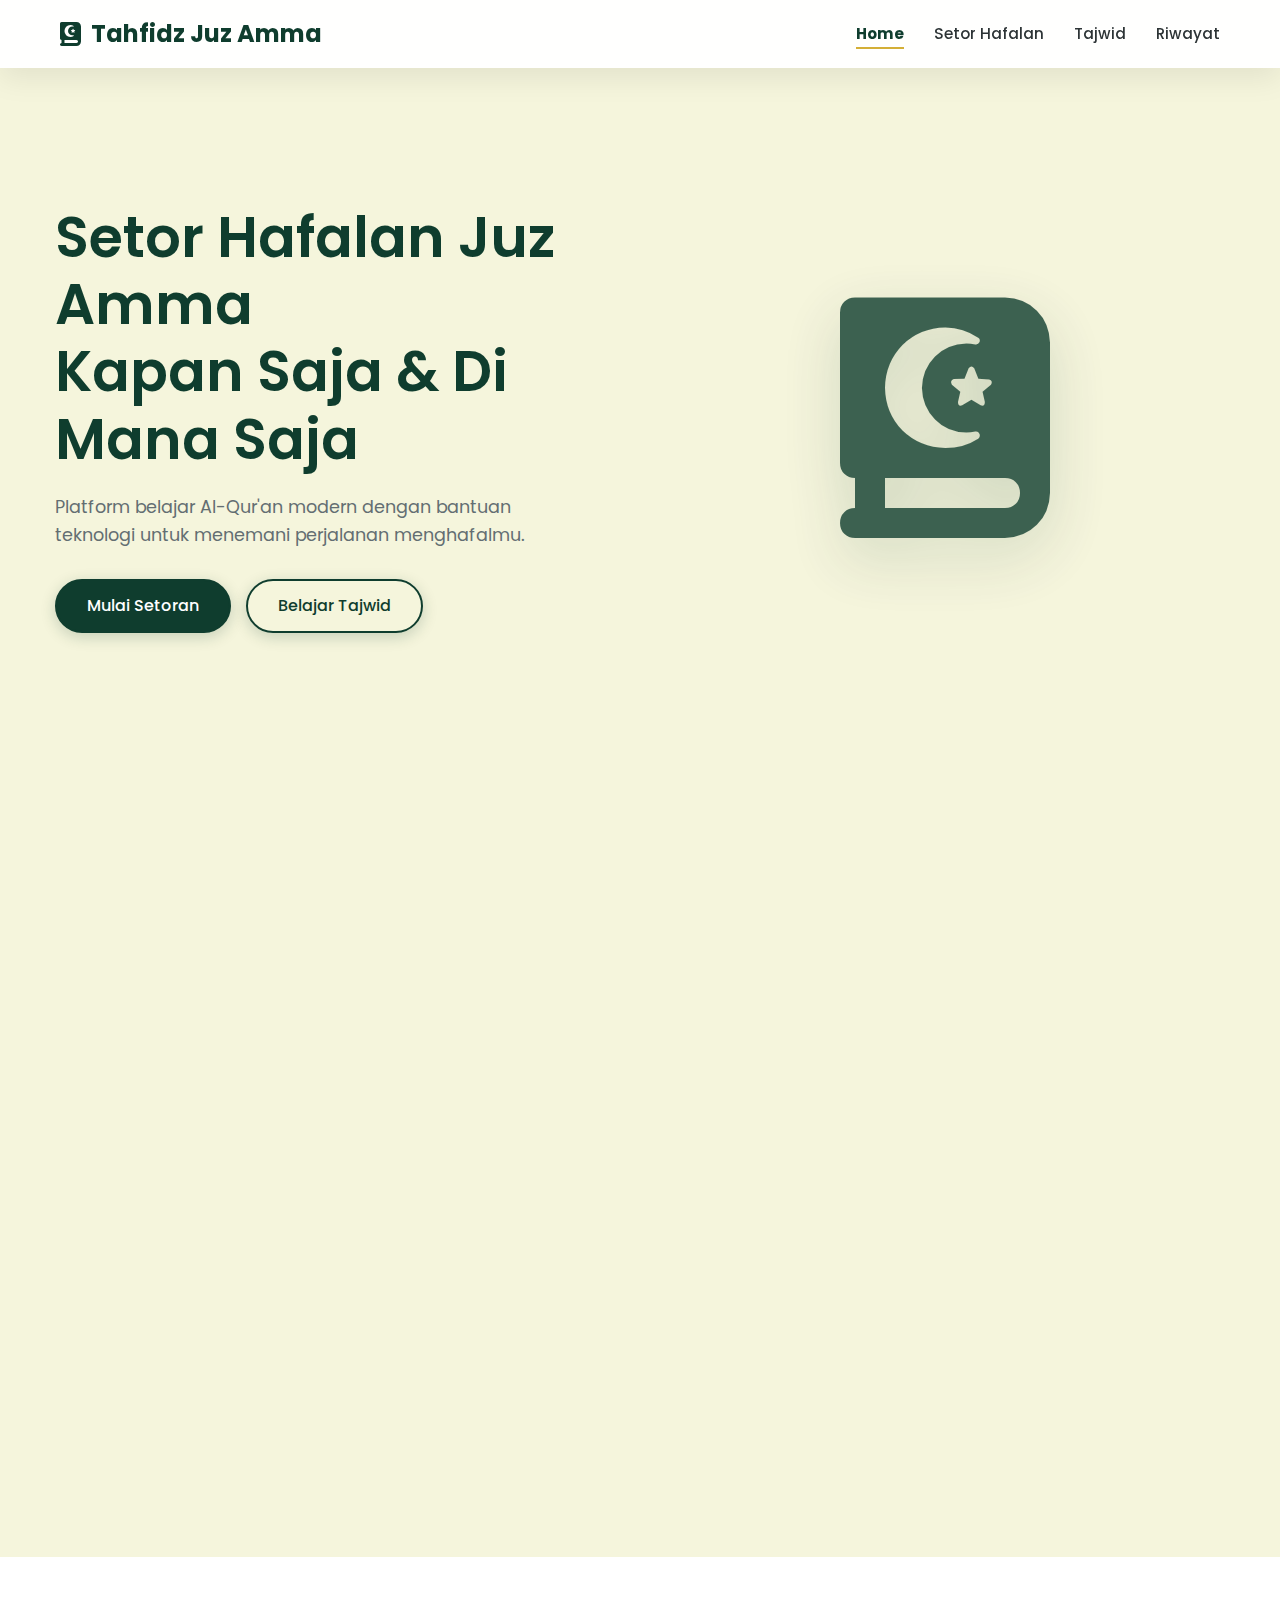
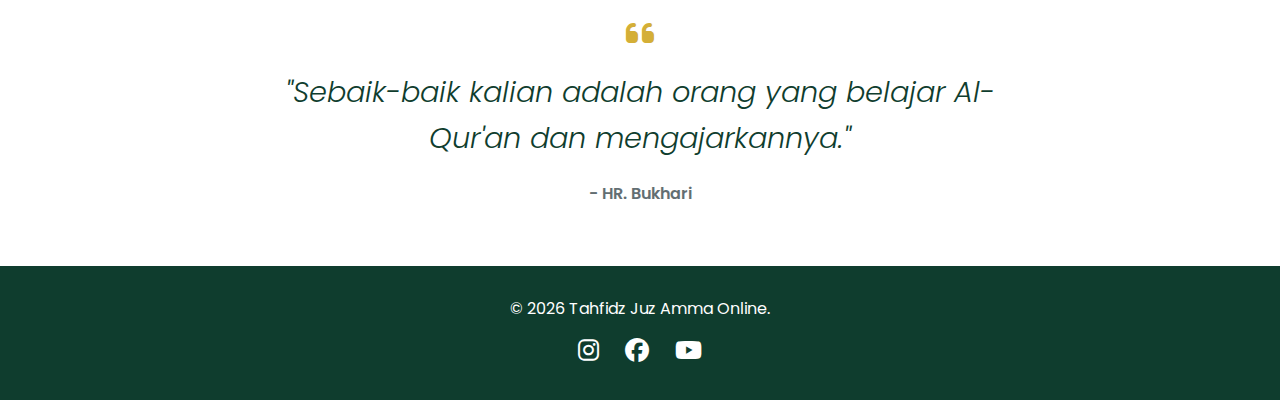
<file: index.html>
<!DOCTYPE html>
<html lang="id">

<head>
    <meta charset="UTF-8">
    <meta name="viewport" content="width=device-width, initial-scale=1.0">
    <title>Tahfidz Juz Amma Online</title>
    <link rel="stylesheet" href="style.css">
    <link rel="preconnect" href="https://fonts.googleapis.com">
    <link href="https://fonts.googleapis.com/css2?family=Poppins:wght@300;400;500;600;700&display=swap"
        rel="stylesheet">
    <link rel="stylesheet" href="https://cdnjs.cloudflare.com/ajax/libs/font-awesome/6.4.0/css/all.min.css">
</head>

<body>
    <header id="header">
        <nav>
            <div class="logo">
                <i class="fas fa-quran"></i> Tahfidz Juz Amma
            </div>
            <div class="hamburger" onclick="toggleMenu()">
                <i class="fas fa-bars"></i>
            </div>
            <ul class="nav-links">
                <li><a href="index.html" class="active">Home</a></li>
                <li><a href="setoran.html">Setor Hafalan</a></li>
                <li><a href="tajwid.html">Tajwid</a></li>
                <li><a href="riwayat.html">Riwayat</a></li>
            </ul>
        </nav>
    </header>

    <!-- Hero Section -->
    <section id="home">
        <div class="container hero-content">
            <div class="hero-text">
                <h1>Setor Hafalan Juz Amma <br>Kapan Saja & Di Mana Saja</h1>
                <p>Platform belajar Al-Qur'an modern dengan bantuan teknologi untuk menemani perjalanan menghafalmu.</p>
                <div class="hero-buttons">
                    <a href="setoran.html" class="btn">Mulai Setoran</a>
                    <a href="tajwid.html" class="btn btn-outline">Belajar Tajwid</a>
                </div>
            </div>
            <div class="hero-image">
                <i class="fas fa-book-quran quran-illustration"></i>
            </div>
        </div>
    </section>

    <!-- 3 Pilihan Menu -->
    <section id="menu">
        <div class="container">
            <div class="section-title">
                <h2>Fitur Utama</h2>
                <p>Pilih layanan belajar yang kamu butuhkan</p>
            </div>
            <div class="menu-grid">
                <div class="menu-card">
                    <div class="menu-icon"><i class="fas fa-microphone"></i></div>
                    <h3>Setor Hafalan</h3>
                    <p style="margin:15px 0; color:var(--text-light)">Simulasi setoran dengan AI koreksi otomatis</p>
                    <a href="setoran.html" class="btn">Buka Setoran</a>
                </div>
                <div class="menu-card">
                    <div class="menu-icon"><i class="fas fa-book-open"></i></div>
                    <h3>Belajar Tajwid</h3>
                    <p style="margin:15px 0; color:var(--text-light)">Pelajari hukum bacaan agar tilawah sempurna</p>
                    <a href="tajwid.html" class="btn btn-outline">Buka Tajwid</a>
                </div>
                <div class="menu-card">
                    <div class="menu-icon"><i class="fas fa-history"></i></div>
                    <h3>Riwayat Setoran</h3>
                    <p style="margin:15px 0; color:var(--text-light)">Lihat kembali catatan capaian hafalanmu</p>
                    <a href="riwayat.html" class="btn btn-outline">Buka Riwayat</a>
                </div>
            </div>
        </div>
    </section>

    <!-- Quotes Qurani -->
    <section class="quotes-section">
        <div class="container quote-container">
            <i class="fas fa-quote-left" style="font-size: 2rem; color:var(--gold); margin-bottom:20px;"></i>
            <p class="quote-text">"Sebaik-baik kalian adalah orang yang belajar Al-Qur'an dan mengajarkannya."</p>
            <p class="quote-source">- HR. Bukhari</p>
        </div>
    </section>

    <!-- Footer -->
    <footer>
        <div class="container">
            <p>&copy; 2026 Tahfidz Juz Amma Online.</p>
            <div style="margin-top:10px; font-size: 1.5rem;">
                <i class="fab fa-instagram" style="margin:0 10px; cursor:pointer;"></i>
                <i class="fab fa-facebook" style="margin:0 10px; cursor:pointer;"></i>
                <i class="fab fa-youtube" style="margin:0 10px; cursor:pointer;"></i>
            </div>
        </div>
    </footer>

    <script>
        function toggleMenu() {
            document.querySelector('.nav-links').classList.toggle('active');
        }

        // --- Home Welcome Greeting (Gentle & Friendly) ---
        function playHomeWelcome() {
            if ('speechSynthesis' in window) {
                // Check if we already greeted in this session to avoid annoyance (optional, but good practice per user request context 'salam pembuka')
                // For now, playing every reload as requested "ketika ada yang mengakses".

                window.speechSynthesis.cancel();
                const msg = new SpeechSynthesisUtterance();
                msg.text = "Assalamu'alaikum Warahmatullahi Wabarakatuh. Selamat datang di Tahfidz Juz Amma Online. Mari kita belajar Al-Qur'an dengan hati yang gembira.";
                msg.lang = 'id-ID';
                msg.volume = 1;
                msg.rate = 0.95; // Slightly slower for gentleness (Ramah/Lembut)
                msg.pitch = 1.1; // Slightly raised for friendliness but natural

                window.speechSynthesis.speak(msg);
            }
        }

        // Attempt playback on load
        window.addEventListener('load', playHomeWelcome);

        // Fallback for browsers blocking autoplay
        document.body.addEventListener('click', function () {
            // Optional: logic to play if load failed could go here, 
            // but simplified to just 'load' + user interaction standard behavior handles most content.
        }, { once: true });
    </script>
    <script src="animations.js"></script>
</body>

</html>
</file>
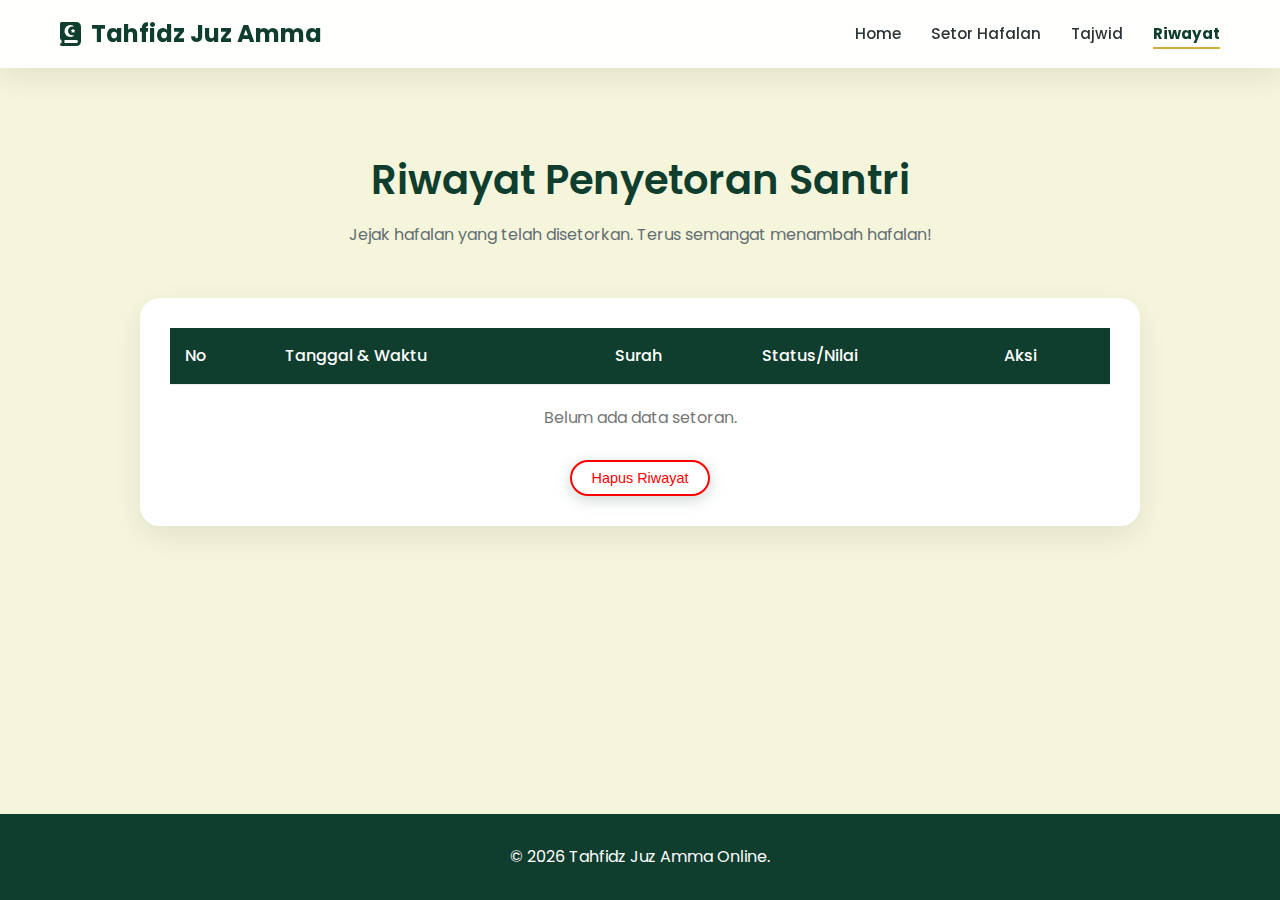
<file: riwayat.html>
<!DOCTYPE html>
<html lang="id">

<head>
    <meta charset="UTF-8">
    <meta name="viewport" content="width=device-width, initial-scale=1.0">
    <title>Riwayat Setoran Santri - Tahfidz Juz Amma</title>
    <link rel="stylesheet" href="style.css">
    <link rel="preconnect" href="https://fonts.googleapis.com">
    <link href="https://fonts.googleapis.com/css2?family=Poppins:wght@300;400;500;600;700&display=swap"
        rel="stylesheet">
    <link rel="stylesheet" href="https://cdnjs.cloudflare.com/ajax/libs/font-awesome/6.4.0/css/all.min.css">
</head>

<body>
    <header>
        <nav>
            <div class="logo"><i class="fas fa-quran"></i> Tahfidz Juz Amma</div>
            <div class="hamburger" onclick="toggleMenu()"><i class="fas fa-bars"></i></div>
            <ul class="nav-links">
                <li><a href="index.html">Home</a></li>
                <li><a href="setoran.html">Setor Hafalan</a></li>
                <li><a href="tajwid.html">Tajwid</a></li>
                <li><a href="riwayat.html" class="active">Riwayat</a></li>
            </ul>
        </nav>
    </header>

    <section id="riwayat">
        <div class="container">
            <div class="section-title">
                <h2>Riwayat Penyetoran Santri</h2>
                <p>Jejak hafalan yang telah disetorkan. Terus semangat menambah hafalan!</p>
            </div>

            <div class="history-table-container">
                <table class="history-table" id="historyTable">
                    <thead>
                        <tr>
                            <th>No</th>
                            <th>Tanggal & Waktu</th>
                            <th>Surah</th>
                            <th>Status/Nilai</th>
                            <th>Aksi</th>
                        </tr>
                    </thead>
                    <tbody>
                        <!-- Data will be populated by JS -->
                    </tbody>
                </table>
                <p id="emptyMsg" style="text-align: center; margin-top: 20px; color: #777;">Belum ada data setoran.</p>
                <div style="text-align: center; margin-top: 30px;">
                    <button onclick="clearHistory()" class="btn btn-outline"
                        style="font-size: 0.9rem; padding: 8px 20px; color: red; border-color: red;">Hapus
                        Riwayat</button>
                </div>
            </div>
        </div>
    </section>

    <footer>
        <div class="container">
            <p>&copy; 2026 Tahfidz Juz Amma Online.</p>
        </div>
    </footer>

    <script>
        function toggleMenu() { document.querySelector('.nav-links').classList.toggle('active'); }

        const historyTableBody = document.querySelector('#historyTable tbody');
        const emptyMsg = document.getElementById('emptyMsg');

        function loadHistory() {
            const historyData = JSON.parse(localStorage.getItem('setoranHistory')) || [];

            historyTableBody.innerHTML = '';

            if (historyData.length === 0) {
                emptyMsg.style.display = 'block';
            } else {
                emptyMsg.style.display = 'none';
                historyData.reverse().forEach((item, index) => {
                    const row = document.createElement('tr');

                    // Determine badge class
                    let badgeClass = 'status-latihan';
                    if (item.status.includes('Mumtaz')) badgeClass = 'status-mumtaz';
                    else if (item.status.includes('Jayyid')) badgeClass = 'status-jayyid';

                    row.innerHTML = `
                        <td>${index + 1}</td>
                        <td>${item.date}</td>
                        <td style="font-weight:600;">${item.surah}</td>
                        <td><span class="status-badge ${badgeClass}">${item.status} (${item.accuracy}%)</span></td>
                        <td><button onclick="deleteItem(${historyData.length - 1 - index})" style="border:none; background:none; color:red; cursor:pointer;"><i class="fas fa-trash"></i></button></td>
                    `;
                    historyTableBody.appendChild(row);
                });
            }
        }

        function clearHistory() {
            if (confirm('Yakin ingin menghapus semua riwayat?')) {
                localStorage.removeItem('setoranHistory');
                loadHistory();
            }
        }

        function deleteItem(originalIndex) {
            const historyData = JSON.parse(localStorage.getItem('setoranHistory')) || [];
            historyData.splice(originalIndex, 1);
            localStorage.setItem('setoranHistory', JSON.stringify(historyData));
            loadHistory();
        }

        // Initialize
        loadHistory();
    </script>
    <script src="animations.js"></script>
</body>

</html>
</file>
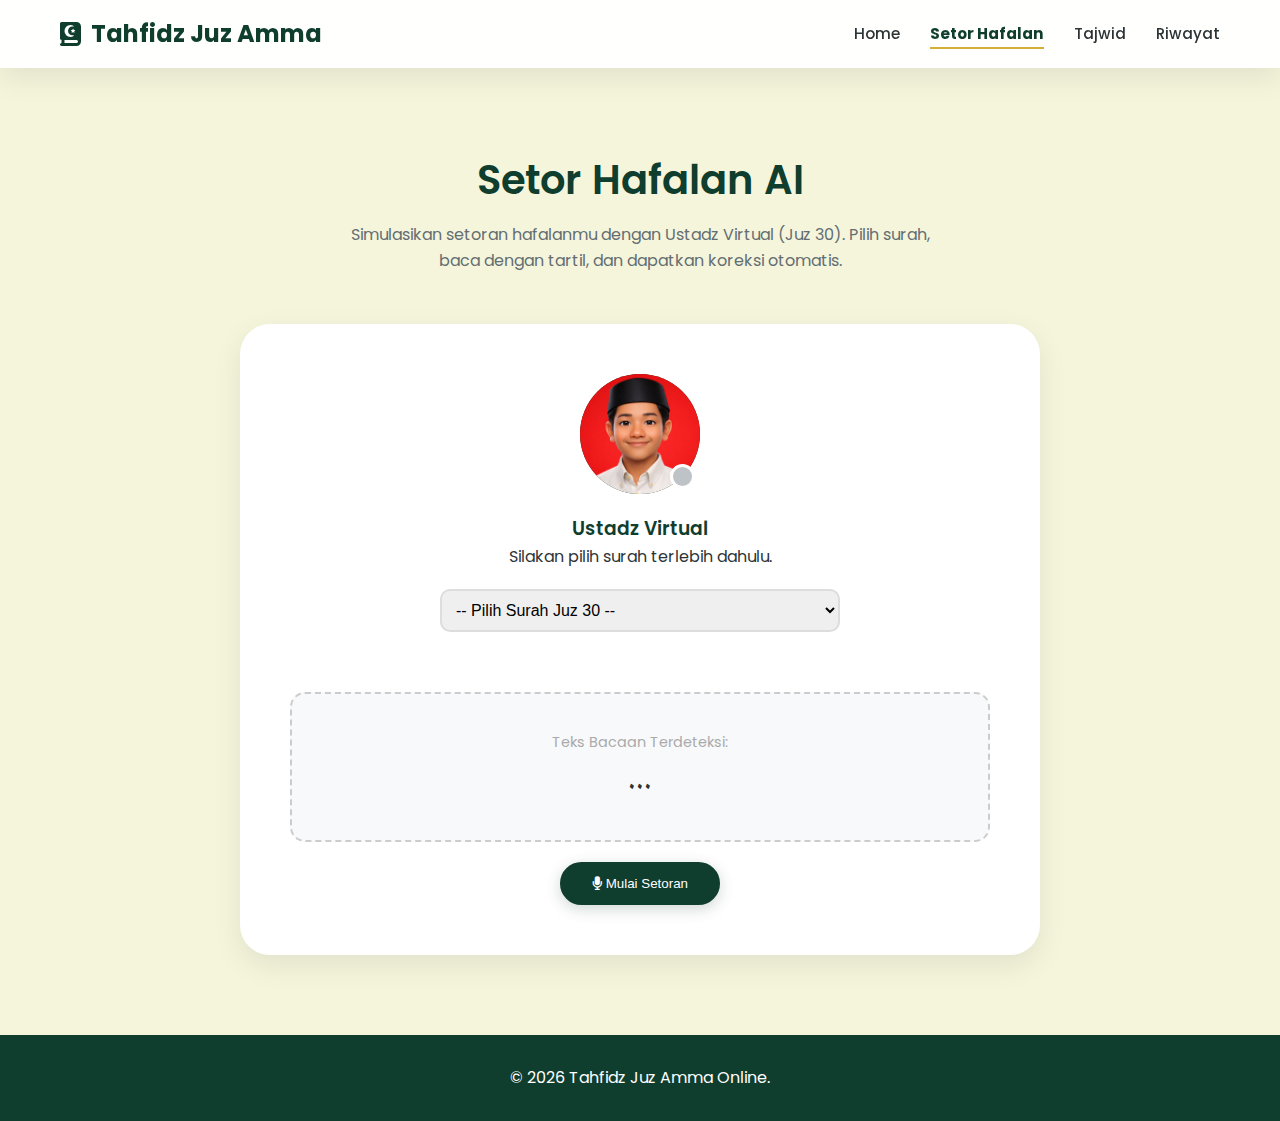
<file: setoran.html>
<!DOCTYPE html>
<html lang="id">

<head>
    <meta charset="UTF-8">
    <meta name="viewport" content="width=device-width, initial-scale=1.0">
    <title>Setoran Hafalan AI - Tahfidz Juz Amma</title>
    <link rel="stylesheet" href="style.css">
    <link rel="preconnect" href="https://fonts.googleapis.com">
    <link
        href="https://fonts.googleapis.com/css2?family=Poppins:wght@300;400;500;600;700&family=Amiri:wght@400;700&display=swap"
        rel="stylesheet">
    <link rel="stylesheet" href="https://cdnjs.cloudflare.com/ajax/libs/font-awesome/6.4.0/css/all.min.css">
</head>

<body>
    <header>
        <nav>
            <div class="logo"><i class="fas fa-quran"></i> Tahfidz Juz Amma</div>
            <div class="hamburger" onclick="toggleMenu()"><i class="fas fa-bars"></i></div>
            <ul class="nav-links">
                <li><a href="index.html">Home</a></li>
                <li><a href="setoran.html" class="active">Setor Hafalan</a></li>
                <li><a href="tajwid.html">Tajwid</a></li>
                <li><a href="riwayat.html">Riwayat</a></li>
            </ul>
        </nav>
    </header>

    <section id="setoran">
        <div class="container">
            <div class="section-title">
                <h2>Setor Hafalan AI</h2>
                <p>Simulasikan setoran hafalanmu dengan Ustadz Virtual (Juz 30). Pilih surah, baca dengan tartil, dan
                    dapatkan koreksi otomatis.</p>
            </div>

            <div class="ai-container">
                <div class="robot-ustadz" id="robotAvatar">
                    <img src="ustadz-avatar.jpg" alt="Ustadz Virtual"
                        style="width: 100%; height: 100%; object-fit: cover; border-radius: 50%;">
                    <div class="robot-status" id="robotStatus"></div>
                </div>

                <h3>Ustadz Virtual</h3>
                <p id="robotMessage" style="min-height: 1.6em;">Silakan pilih surah terlebih dahulu.</p>

                <!-- Surah Selector -->
                <div style="margin: 20px 0; width: 100%; max-width: 400px;">
                    <select id="targetSurah" class="form-group"
                        style="width: 100%; padding: 10px; border-radius: 10px; border: 2px solid #ddd; font-size: 1rem;">
                        <option value="" disabled selected>-- Pilih Surah Juz 30 --</option>
                    </select>
                </div>

                <div class="transcript-box" id="transcriptOutput" style="flex-direction: column; gap: 10px;">
                    <span style="font-size: 0.9em; color: #aaa;">Teks Bacaan Terdeteksi:</span>
                    <p id="detectedText" class="arabic" style="width: 100%; text-align: center;">...</p>
                </div>

                <div id="correctionArea"
                    style="display: none; width: 100%; background: #fff5f5; border: 1px solid #ffcccc; border-radius: 15px; padding: 20px; margin-bottom: 20px; text-align: right;">
                    <h4 style="text-align: center; color: #c0392b; margin-bottom: 15px;">Hasil Koreksi</h4>
                    <div style="margin-bottom: 15px;">
                        <p style="font-size: 0.9rem; color: #666; text-align: center;">Ayat Seharusnya:</p>
                        <p id="referenceText" class="arabic"
                            style="color: var(--success); margin-top: 5px; text-align: center;"></p>
                    </div>
                    <div style="border-top: 1px dashed #ccc; padding-top: 15px;">
                        <p style="font-size: 0.9rem; color: #666; text-align: center;">Status:</p>
                        <p id="correctionFeedback" style="text-align: center; font-weight: bold; margin-top: 5px;"></p>
                    </div>
                </div>

                <div class="feedback-msg" id="feedbackMsg"></div>

                <div style="display: flex; gap: 10px; align-items: center;">
                    <button class="btn" id="recordBtn" onclick="toggleRecording()">
                        <i class="fas fa-microphone"></i> Mulai Setoran
                    </button>
                </div>
            </div>
        </div>
    </section>

    <footer>
        <div class="container">
            <p>&copy; 2026 Tahfidz Juz Amma Online.</p>
        </div>
    </footer>

    <script>
        function toggleMenu() { document.querySelector('.nav-links').classList.toggle('active'); }

        // --- Speech Logic ---
        let recognition, isRecording = false, finalTranscript = "", currentReferenceText = "";
        const transcriptOutput = document.getElementById('detectedText');
        const robotMessage = document.getElementById('robotMessage');
        const robotStatus = document.getElementById('robotStatus');
        const recordBtn = document.getElementById('recordBtn');
        const targetSurahSelect = document.getElementById('targetSurah');
        const correctionArea = document.getElementById('correctionArea');
        const referenceTextEl = document.getElementById('referenceText');
        const correctionFeedback = document.getElementById('correctionFeedback');

        const juz30List = [
            "An-Naba", "An-Nazi'at", "'Abasa", "At-Takwir", "Al-Infitar",
            "Al-Mutaffifin", "Al-Inshiqaq", "Al-Buruj", "At-Tariq", "Al-A'la",
            "Al-Ghashiyah", "Al-Fajr", "Al-Balad", "Ash-Shams", "Al-Layl",
            "Ad-Duha", "Ash-Sharh", "At-Tin", "Al-'Alaq", "Al-Qadr",
            "Al-Bayyinah", "Az-Zalzalah", "Al-'Adiyat", "Al-Qari'ah", "At-Takathur",
            "Al-'Asr", "Al-Humazah", "Al-Fil", "Quraysh", "Al-Ma'un",
            "Al-Kawthar", "Al-Kafirun", "An-Nasr", "Al-Masad", "Al-Ikhlas",
            "Al-Falaq", "An-Nas"
        ];

        juz30List.forEach((name, index) => {
            const surahNum = 78 + index;
            const option = document.createElement('option');
            option.value = surahNum;
            option.textContent = `${surahNum}. ${name}`;
            targetSurahSelect.appendChild(option);
        });

        targetSurahSelect.addEventListener('change', async function () {
            const num = this.value;
            robotMessage.innerText = "⏳ Memuat teks ayat...";
            correctionArea.style.display = 'none';
            try {
                const response = await fetch(`https://api.alquran.cloud/v1/surah/${num}/ar.alafasy`);
                const data = await response.json();
                if (data.status === "OK") {
                    currentReferenceText = data.data.ayahs.map(a => a.text).join(" ");
                    robotMessage.innerText = `Surah ${juz30List[num - 78]} siap. Silakan mulai baca.`;
                }
            } catch (err) { robotMessage.innerText = "Gagal memuat teks."; }
        });

        if ('webkitSpeechRecognition' in window || 'SpeechRecognition' in window) {
            const SpeechAPI = window.SpeechRecognition || window.webkitSpeechRecognition;
            recognition = new SpeechAPI();
            recognition.lang = 'ar-SA';
            recognition.continuous = true;
            recognition.interimResults = true;

            recognition.onstart = function () {
                isRecording = true;
                finalTranscript = "";
                robotMessage.innerText = "Mendengarkan... (Klik Selesai jika sudah)";
                robotStatus.parentElement.classList.add('recording');
                recordBtn.innerHTML = '<i class="fas fa-stop"></i> Selesai';
                recordBtn.style.background = '#e74c3c';
                transcriptOutput.innerHTML = "<span style='color:#ccc'>...</span>";
                correctionArea.style.display = 'none';
            };

            recognition.onresult = function (event) {
                let interim = '';
                for (let i = event.resultIndex; i < event.results.length; ++i) {
                    if (event.results[i].isFinal) finalTranscript += event.results[i][0].transcript + " ";
                    else interim += event.results[i][0].transcript;
                }
                transcriptOutput.innerText = (finalTranscript + interim) || "...";
            };

            recognition.onend = function () {
                if (isRecording) { stopRecordingStates(); analyzeRecitation(); }
            };
        } else {
            recordBtn.disabled = true;
            transcriptOutput.innerText = "Browser tidak mendukung Voice API.";
        }

        function toggleRecording() {
            if (!targetSurahSelect.value) return alert("Pilih surah dulu!");
            if (!currentReferenceText) return alert("Teks belum siap!");
            if (isRecording) { isRecording = false; recognition.stop(); stopRecordingStates(); analyzeRecitation(); }
            else recognition.start();
        }

        function stopRecordingStates() {
            robotStatus.parentElement.classList.remove('recording');
            recordBtn.innerHTML = '<i class="fas fa-microphone"></i> Mulai Setoran';
            recordBtn.style.background = '';
        }

        function analyzeRecitation() {
            if (!transcriptOutput.innerText || transcriptOutput.innerText == "...") return;
            robotMessage.innerText = "Menganalisis bacaan lebih teliti...";

            setTimeout(() => {
                correctionArea.style.display = 'block';

                // 1. Normalize Texts
                const normRef = normalizeArabic(currentReferenceText);
                const normUser = normalizeArabic(transcriptOutput.innerText);

                // 2. Calculate Similarity (Levenshtein)
                const similarity = calculateSimilarity(normRef, normUser);
                const acc = Math.round(similarity * 100);

                // 3. Determine Feedback
                let statusText = "";
                let feedbackHTML = "";
                let msgColor = "";

                if (acc >= 90) {
                    statusText = "Mumtaz (Sempurna)";
                    msgColor = "green";
                    robotMessage.innerText = "MasyaAllah, Mumtaz! Bacaan sangat lancar.";
                    feedbackHTML = `<span style='color:${msgColor}; font-weight:bold;'>Mumtaz! (${acc}%)</span><br>Hampir tidak ada kesalahan. Barakallahu fiik.`;
                } else if (acc >= 75) {
                    statusText = "Jayyid Jiddan";
                    msgColor = "#2ecc71"; // Light green
                    robotMessage.innerText = "Bagus! Tinggal sedikit penyempurnaan.";
                    feedbackHTML = `<span style='color:${msgColor}; font-weight:bold;'>Jayyid Jiddan (${acc}%)</span><br>Bacaan sudah mengalir, perbaiki sedikit makhraj.`;
                } else if (acc >= 50) {
                    statusText = "Jayyid";
                    msgColor = "orange";
                    robotMessage.innerText = "Sudah lumayan, tapi perlu diulang.";
                    feedbackHTML = `<span style='color:${msgColor}; font-weight:bold;'>Cukup Baik (${acc}%)</span><br>Masih ada ayat yang terlewat atau kurang jelas.`;
                } else {
                    statusText = "Perlu Latihan";
                    msgColor = "red";
                    robotMessage.innerText = "Afwan, suara kurang terdeteksi dengan baik.";
                    feedbackHTML = `<span style='color:${msgColor}; font-weight:bold;'>Perlu Banyak Latihan (${acc}%)</span><br>Pastikan membaca dengan jelas dan tartil.`;
                }

                // Show Reference with highlight (Simple trunc for now)
                referenceTextEl.innerText = currentReferenceText.substring(0, 300) + (currentReferenceText.length > 300 ? "..." : "");
                correctionFeedback.innerHTML = feedbackHTML;

                // SAVE TO HISTORY
                saveHistory(targetSurahSelect.options[targetSurahSelect.selectedIndex].text, statusText, acc);

            }, 1000);
        }

        function saveHistory(surahName, status, accuracy) {
            const now = new Date();
            const dateStr = now.toLocaleDateString('id-ID') + ' ' + now.toLocaleTimeString('id-ID', { hour: '2-digit', minute: '2-digit' });

            const newRecord = {
                date: dateStr,
                surah: surahName,
                status: status,
                accuracy: accuracy
            };

            const history = JSON.parse(localStorage.getItem('setoranHistory')) || [];
            history.push(newRecord);
            localStorage.setItem('setoranHistory', JSON.stringify(history));
        }

        // --- Helper Functions for Accuracy ---

        function normalizeArabic(text) {
            if (!text) return "";
            return text
                // Remove Tashkeel (Harakat)
                .replace(/[\u0610-\u061A\u064B-\u065F\u0670\u06D6-\u06DC\u06DF-\u06E8\u06EA-\u06ED]/g, '')
                // Normalize Alif
                .replace(/[أإآ]/g, 'ا')
                // Normalize Taa Marbuta to Ha (often sounded as Ha in stop) or Ta (in context)
                // For simplified checking, mapping to Ha is safer for STT
                .replace(/ة/g, 'ه')
                // Normalize Ya / Alif Maqsura
                .replace(/ى/g, 'ي')
                // Remove non-arabic chars (except spaces)
                .replace(/[^\u0600-\u06FF\s]/g, '')
                .replace(/\s+/g, ' ')
                .trim();
        }

        function calculateSimilarity(s1, s2) {
            let longer = s1;
            let shorter = s2;
            if (s1.length < s2.length) {
                longer = s2;
                shorter = s1;
            }
            const longerLength = longer.length;
            if (longerLength == 0) return 1.0;
            return (longerLength - editDistance(longer, shorter)) / parseFloat(longerLength);
        }

        function editDistance(s1, s2) {
            s1 = s1.toLowerCase();
            s2 = s2.toLowerCase();
            const costs = new Array();
            for (let i = 0; i <= s1.length; i++) {
                let lastValue = i;
                for (let j = 0; j <= s2.length; j++) {
                    if (i == 0) costs[j] = j;
                    else {
                        if (j > 0) {
                            let newValue = costs[j - 1];
                            if (s1.charAt(i - 1) != s2.charAt(j - 1))
                                newValue = Math.min(Math.min(newValue, lastValue), costs[j - 1]) + 1;
                            costs[j - 1] = lastValue;
                            lastValue = newValue;
                        }
                    }
                }
                if (i > 0) costs[s2.length] = lastValue;
            }
            return costs[s2.length];
        }
    </script>
    <script src="animations.js"></script>
</body>

</html>
</file>
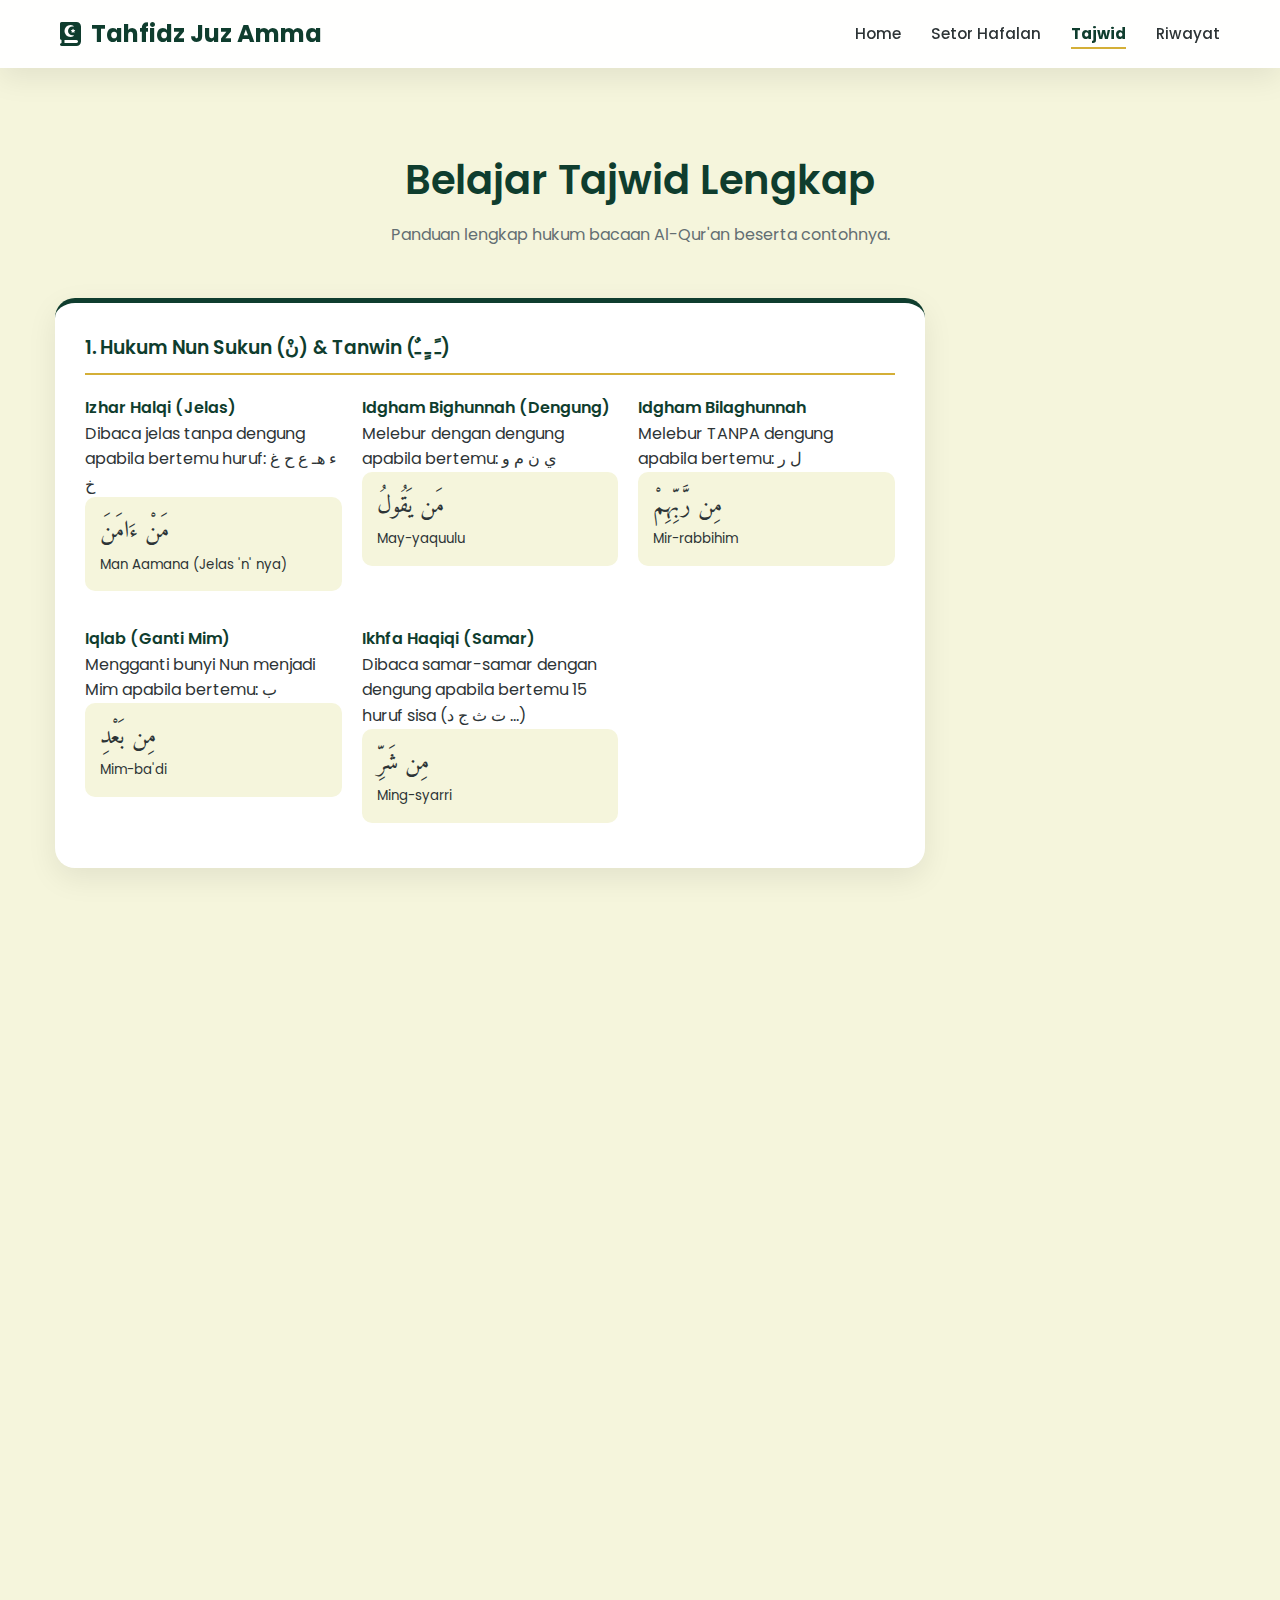
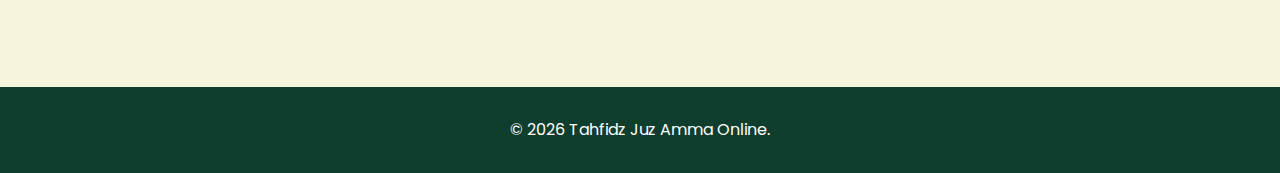
<file: tajwid.html>
<!DOCTYPE html>
<html lang="id">

<head>
    <meta charset="UTF-8">
    <meta name="viewport" content="width=device-width, initial-scale=1.0">
    <title>Belajar Tajwid Lengkap - Tahfidz Juz Amma</title>
    <link rel="stylesheet" href="style.css">
    <link rel="preconnect" href="https://fonts.googleapis.com">
    <link
        href="https://fonts.googleapis.com/css2?family=Poppins:wght@300;400;500;600;700&family=Amiri:wght@400;700&display=swap"
        rel="stylesheet">
    <link rel="stylesheet" href="https://cdnjs.cloudflare.com/ajax/libs/font-awesome/6.4.0/css/all.min.css">
</head>

<body>
    <header>
        <nav>
            <div class="logo"><i class="fas fa-quran"></i> Tahfidz Juz Amma</div>
            <div class="hamburger" onclick="toggleMenu()"><i class="fas fa-bars"></i></div>
            <ul class="nav-links">
                <li><a href="index.html">Home</a></li>
                <li><a href="setoran.html">Setor Hafalan</a></li>
                <li><a href="tajwid.html" class="active">Tajwid</a></li>
                <li><a href="riwayat.html">Riwayat</a></li>
            </ul>
        </nav>
    </header>

    <section id="tajwid">
        <div class="container">
            <div class="section-title">
                <h2>Belajar Tajwid Lengkap</h2>
                <p>Panduan lengkap hukum bacaan Al-Qur'an beserta contohnya.</p>
            </div>

            <div class="tajwid-grid">

                <!-- 1. Hukumm Nun Sukun & Tanwin -->
                <div class="tajwid-card" style="grid-column: span 3; text-align: left;">
                    <h3 class="tajwid-title"
                        style="border-bottom: 2px solid var(--gold); padding-bottom:10px; margin-bottom:20px;">1. Hukum
                        Nun Sukun (نْ) & Tanwin (ـً ـٍ ـٌ)</h3>
                    <div style="display: grid; grid-template-columns: repeat(auto-fit, minmax(250px, 1fr)); gap: 20px;">

                        <div>
                            <h4 style="color:var(--primary)">Izhar Halqi (Jelas)</h4>
                            <p class="tajwid-desc">Dibaca jelas tanpa dengung apabila bertemu huruf: ء هـ ع ح غ خ</p>
                            <div class="example-box">
                                <p class="arabic">مَنْ ءَامَنَ</p>
                                <small>Man Aamana (Jelas 'n' nya)</small>
                            </div>
                        </div>

                        <div>
                            <h4 style="color:var(--primary)">Idgham Bighunnah (Dengung)</h4>
                            <p class="tajwid-desc">Melebur dengan dengung apabila bertemu: ي ن م و</p>
                            <div class="example-box">
                                <p class="arabic">مَن يَقُولُ</p>
                                <small>May-yaquulu</small>
                            </div>
                        </div>

                        <div>
                            <h4 style="color:var(--primary)">Idgham Bilaghunnah</h4>
                            <p class="tajwid-desc">Melebur TANPA dengung apabila bertemu: ل ر</p>
                            <div class="example-box">
                                <p class="arabic">مِن رَّبِّهِمْ</p>
                                <small>Mir-rabbihim</small>
                            </div>
                        </div>

                        <div>
                            <h4 style="color:var(--primary)">Iqlab (Ganti Mim)</h4>
                            <p class="tajwid-desc">Mengganti bunyi Nun menjadi Mim apabila bertemu: ب</p>
                            <div class="example-box">
                                <p class="arabic">مِن بَعْدِ</p>
                                <small>Mim-ba'di</small>
                            </div>
                        </div>

                        <div>
                            <h4 style="color:var(--primary)">Ikhfa Haqiqi (Samar)</h4>
                            <p class="tajwid-desc">Dibaca samar-samar dengan dengung apabila bertemu 15 huruf sisa (ت ث
                                ج د ...)</p>
                            <div class="example-box">
                                <p class="arabic">مِن شَرِّ</p>
                                <small>Ming-syarri</small>
                            </div>
                        </div>

                    </div>
                </div>

                <!-- 2. Hukum Mim Sukun -->
                <div class="tajwid-card" style="grid-column: span 3; text-align: left;">
                    <h3 class="tajwid-title"
                        style="border-bottom: 2px solid var(--gold); padding-bottom:10px; margin-bottom:20px;">2. Hukum
                        Mim Sukun (مْ)</h3>
                    <div style="display: grid; grid-template-columns: repeat(auto-fit, minmax(250px, 1fr)); gap: 20px;">

                        <div>
                            <h4 style="color:var(--primary)">Ikhfa Syafawi</h4>
                            <p class="tajwid-desc">Samar di bibir dengan dengung, bertemu: ب</p>
                            <div class="example-box">
                                <p class="arabic">تَرْمِيهِم بِحِجَارَةٍ</p>
                                <small>Tarmiihim-bihi jaaroh</small>
                            </div>
                        </div>

                        <div>
                            <h4 style="color:var(--primary)">Idgham Mimi</h4>
                            <p class="tajwid-desc">Mim sukun bertemu Mim (م). Dibaca lebur berdengung.</p>
                            <div class="example-box">
                                <p class="arabic">لَهُم مَّا</p>
                                <small>Lahum-maa</small>
                            </div>
                        </div>

                        <div>
                            <h4 style="color:var(--primary)">Izhar Syafawi</h4>
                            <p class="tajwid-desc">Jelas di bibir, bertemu selain Mim (م) dan Ba (ب).</p>
                            <div class="example-box">
                                <p class="arabic">هُمْ نَآئِمُونَ</p>
                                <small>Hum-naaa'imuun</small>
                            </div>
                        </div>

                    </div>
                </div>

                <!-- 3. Qalqalah & Ghunnah -->
                <div class="tajwid-card">

                    <h3 class="tajwid-title">3. Qalqalah (Pantulan)</h3>
                    <p class="tajwid-desc">Huruf: ق ط ب ج د</p>
                    <div class="example-box">
                        <strong style="display:block; margin-bottom:5px;">Sughra (Tengah):</strong>
                        <p class="arabic">يَقْطَعُونَ</p>
                        <strong style="display:block; margin-top:10px; margin-bottom:5px;">Kubra (Akhir/Waqaf):</strong>
                        <p class="arabic">ٱلْفَلَقِ</p>
                        <small>Al-Falaq (Pantulan kuat)</small>
                    </div>
                </div>

                <div class="tajwid-card">

                    <h3 class="tajwid-title">4. Ghunnah (Dengung)</h3>
                    <p class="tajwid-desc">Nun atau Mim bertasydid (نّ / مّ). Ditahan 2 harakat.</p>
                    <div class="example-box">
                        <p class="arabic">إِنَّ - ثُمَّ</p>
                        <small>In-na - Tsum-ma</small>
                    </div>
                </div>

                <!-- 5. Mad -->
                <div class="tajwid-card" style="grid-column: span 2;">

                    <h3 class="tajwid-title">5. Hukum Mad (Panjang)</h3>
                    <div style="display: flex; gap: 20px; flex-wrap: wrap;">
                        <div style="flex:1;">
                            <h4>Mad Thabi'i (Asli)</h4>
                            <p>Panjang 2 harakat biasa.</p>
                            <div class="example-box">
                                <p class="arabic">قَالَ - يَقُولُ</p>
                            </div>
                        </div>
                        <div style="flex:1;">
                            <h4>Wajib Muttasil</h4>
                            <p>Mad bertemu Hamzah satukata. (4-5 harakat).</p>
                            <div class="example-box">
                                <p class="arabic">جَآءَ</p>
                            </div>
                        </div>
                        <div style="flex:1;">
                            <h4>Jaiz Munfasil</h4>
                            <p>Mad bertemu Hamzah beda kata. (4-5 harakat).</p>
                            <div class="example-box">
                                <p class="arabic">إِنَّآ أَنزَلْنَٰهُ</p>
                            </div>
                        </div>
                    </div>
                </div>

            </div>
        </div>
    </section>

    <footer>
        <div class="container">
            <p>&copy; 2026 Tahfidz Juz Amma Online.</p>
        </div>
    </footer>

    <script>
        function toggleMenu() { document.querySelector('.nav-links').classList.toggle('active'); }

        // --- Tajwid Welcome Greeting (Gentle) ---
        function playTajwidWelcome() {
            if ('speechSynthesis' in window) {
                window.speechSynthesis.cancel();
                const msg = new SpeechSynthesisUtterance();
                msg.text = "Assalamu'alaikum. Mari pelajari hukum tajwid agar bacaan Al-Qur'an kita semakin tartil dan benar.";
                msg.lang = 'id-ID';
                msg.volume = 1;
                msg.rate = 0.95; // Gentle pace
                msg.pitch = 1.1; // Friendly tone

                window.speechSynthesis.speak(msg);
            }
        }

        window.addEventListener('load', playTajwidWelcome);
        document.body.addEventListener('click', () => { /* optional */ }, { once: true });
    </script>
    <script src="animations.js"></script>
</body>

</html>
</file>
<file: style.css>
:root {
    --primary: #0f3d2e;
    --secondary: #1a5f4a;
    --cream: #f5f5dc;
    --gold: #d4af37;
    --white: #ffffff;
    --text-dark: #2d3436;
    --text-light: #636e72;
    --success: #2ecc71;
    --warning: #f1c40f;
    --shadow: 0 10px 30px rgba(0, 0, 0, 0.08);
    --transition: all 0.3s ease;
}

* {
    margin: 0;
    padding: 0;
    box-sizing: border-box;
}

body {
    font-family: 'Poppins', sans-serif;
    background-color: var(--cream);
    color: var(--text-dark);
    line-height: 1.6;
    overflow-x: hidden;
    min-height: 100vh;
    display: flex;
    flex-direction: column;
}

h1,
h2,
h3,
h4,
h5,
h6 {
    font-weight: 600;
    color: var(--primary);
}

.arabic {
    font-family: 'Amiri', serif;
    font-size: 1.5em;
    direction: rtl;
}

a {
    text-decoration: none;
    color: inherit;
}

ul {
    list-style: none;
}

section {
    padding: 80px 20px;
    flex: 1;
}

.container {
    max-width: 1200px;
    margin: 0 auto;
    position: relative;
    padding: 0 15px;
}

/* --- Components --- */
.btn {
    display: inline-block;
    padding: 12px 30px;
    background-color: var(--primary);
    color: var(--white);
    border-radius: 50px;
    font-weight: 500;
    transition: var(--transition);
    border: 2px solid var(--primary);
    cursor: pointer;
    box-shadow: 0 4px 15px rgba(15, 61, 46, 0.2);
}

.btn:hover {
    background-color: transparent;
    color: var(--primary);
    transform: translateY(-2px);
}

.btn-outline {
    background-color: transparent;
    color: var(--primary);
}

.btn-outline:hover {
    background-color: var(--primary);
    color: var(--white);
}

.section-title {
    text-align: center;
    margin-bottom: 50px;
    position: relative;
}

.section-title h2 {
    font-size: 2.5rem;
    margin-bottom: 10px;
}

.section-title p {
    color: var(--text-light);
    max-width: 600px;
    margin: 0 auto;
}

/* --- Header & Nav --- */
header {
    background-color: rgba(255, 255, 255, 0.95);
    backdrop-filter: blur(10px);
    box-shadow: var(--shadow);
    padding: 15px 0;
    position: sticky;
    top: 0;
    z-index: 1000;
}

nav {
    display: flex;
    justify-content: space-between;
    align-items: center;
    max-width: 1200px;
    margin: 0 auto;
    padding: 0 20px;
}

.logo {
    font-size: 1.5rem;
    font-weight: 700;
    color: var(--primary);
    display: flex;
    align-items: center;
    gap: 10px;
}

.nav-links {
    display: flex;
    gap: 30px;
}

.nav-links a {
    font-weight: 500;
    font-size: 0.95rem;
    position: relative;
}

.nav-links a.active {
    color: var(--primary);
    font-weight: 700;
}

.nav-links a::after {
    content: '';
    position: absolute;
    bottom: -5px;
    left: 0;
    width: 0;
    height: 2px;
    background-color: var(--gold);
    transition: var(--transition);
}

.nav-links a:hover::after,
.nav-links a.active::after {
    width: 100%;
}

.hamburger {
    display: none;
    cursor: pointer;
    font-size: 1.5rem;
    color: var(--primary);
}

/* --- Hero Section (Home) --- */
.hero-content {
    display: flex;
    align-items: center;
    justify-content: space-between;
    gap: 50px;
    min-height: 60vh;
}

.hero-text {
    flex: 1;
}

.hero-text h1 {
    font-size: 3.5rem;
    line-height: 1.2;
    margin-bottom: 20px;
}

.hero-text p {
    font-size: 1.1rem;
    color: var(--text-light);
    margin-bottom: 30px;
    max-width: 500px;
}

.hero-buttons {
    display: flex;
    gap: 15px;
}

.hero-image {
    flex: 1;
    display: flex;
    justify-content: center;
    position: relative;
    animation: float 6s ease-in-out infinite;
}

.quran-illustration {
    font-size: 15rem;
    color: var(--primary);
    opacity: 0.8;
    filter: drop-shadow(0 20px 30px rgba(15, 61, 46, 0.2));
}

/* --- Menu Grid (Home) --- */
.menu-grid {
    display: grid;
    grid-template-columns: repeat(auto-fit, minmax(280px, 1fr));
    gap: 30px;
    padding: 40px 0;
}

.menu-card {
    background: var(--white);
    padding: 40px;
    border-radius: 20px;
    text-align: center;
    box-shadow: var(--shadow);
    transition: var(--transition);
    border: 2px solid transparent;
}

.menu-card:hover {
    transform: translateY(-10px);
    border-color: var(--primary);
}

.menu-icon {
    width: 80px;
    height: 80px;
    background: var(--cream);
    border-radius: 50%;
    display: flex;
    align-items: center;
    justify-content: center;
    font-size: 2.5rem;
    color: var(--primary);
    margin: 0 auto 20px;
    transition: var(--transition);
}

.menu-card:hover .menu-icon {
    background: var(--primary);
    color: var(--white);
}

/* --- Quotes Section --- */
.quotes-section {
    background: var(--white);
    padding: 60px 20px;
    text-align: center;
    margin-top: 50px;
}

.quote-container {
    max-width: 800px;
    margin: 0 auto;
}

.quote-text {
    font-size: 1.8rem;
    font-weight: 300;
    font-style: italic;
    color: var(--primary);
    margin-bottom: 20px;
}

.quote-source {
    font-weight: 600;
    color: var(--text-light);
}

/* --- Setoran Hafalan --- */
.ai-container {
    display: flex;
    flex-direction: column;
    align-items: center;
    background-color: var(--white);
    padding: 50px;
    border-radius: 30px;
    box-shadow: var(--shadow);
    max-width: 800px;
    margin: 0 auto;
    position: relative;
}

.robot-ustadz {
    width: 120px;
    height: 120px;
    background: var(--primary);
    border-radius: 50%;
    display: flex;
    align-items: center;
    justify-content: center;
    font-size: 3.5rem;
    color: var(--white);
    margin-bottom: 20px;
    position: relative;
}

.robot-status {
    position: absolute;
    bottom: 5px;
    right: 5px;
    width: 25px;
    height: 25px;
    border-radius: 50%;
    background-color: #bdc3c7;
    border: 3px solid var(--white);
}

.recording .robot-status {
    background-color: #e74c3c;
    animation: pulse 1s infinite;
}

.listening .robot-status {
    background-color: var(--success);
}

.transcript-box {
    width: 100%;
    min-height: 150px;
    background-color: #f8f9fa;
    border: 2px dashed #ccc;
    border-radius: 15px;
    padding: 20px;
    margin: 20px 0;
    text-align: center;
    display: flex;
    align-items: center;
    justify-content: center;
}

/* --- Tajwid --- */
.tajwid-grid {
    display: grid;
    grid-template-columns: repeat(auto-fit, minmax(250px, 1fr));
    gap: 30px;
}

.tajwid-card {
    background: var(--white);
    padding: 30px;
    border-radius: 20px;
    box-shadow: var(--shadow);
    border-top: 5px solid var(--primary);
    text-align: center;
}

.tajwid-icon {
    font-size: 2.5rem;
    color: var(--gold);
    margin-bottom: 20px;
    display: block;
}

.example-box {
    background: var(--cream);
    padding: 15px;
    border-radius: 10px;
    margin-bottom: 15px;
}

.play-btn {
    width: 40px;
    height: 40px;
    border-radius: 50%;
    background: var(--primary);
    color: var(--white);
    border: none;
    cursor: pointer;
    transition: var(--transition);
}

/* --- Murottal --- */
.murottal-player {
    background: var(--white);
    border-radius: 20px;
    box-shadow: var(--shadow);
    overflow: hidden;
    max-width: 800px;
    margin: 0 auto;
}

.current-track {
    background: var(--primary);
    color: var(--white);
    padding: 30px;
    text-align: center;
}

.custom-audio-controls {
    display: flex;
    justify-content: center;
    gap: 20px;
    align-items: center;
    margin-top: 20px;
}

.control-btn {
    background: none;
    border: 2px solid rgba(255, 255, 255, 0.3);
    color: var(--white);
    width: 50px;
    height: 50px;
    border-radius: 50%;
    cursor: pointer;
    font-size: 1.2rem;
    transition: var(--transition);
}

.control-btn.main-play {
    width: 70px;
    height: 70px;
    font-size: 1.8rem;
    background: var(--white);
    color: var(--primary);
    border: none;
}

.playlist-container {
    height: 400px;
    overflow-y: auto;
    padding: 20px;
}

.playlist-item {
    display: flex;
    justify-content: space-between;
    align-items: center;
    padding: 15px;
    border-bottom: 1px solid #eee;
    cursor: pointer;
    transition: var(--transition);
    border-radius: 10px;
}

.playlist-item:hover,
.playlist-item.active {
    background-color: var(--cream);
}

.playlist-item.active .surah-number {
    background: var(--primary);
    color: var(--white);
}

.surah-number {
    width: 30px;
    height: 30px;
    background: #eee;
    border-radius: 50%;
    display: flex;
    align-items: center;
    justify-content: center;
    margin-right: 15px;
}

/* --- Privat Form --- */
.privat-container {
    display: flex;
    flex-wrap: wrap;
    gap: 50px;
    background: var(--white);
    padding: 40px;
    border-radius: 20px;
    box-shadow: var(--shadow);
}

.form-group {
    margin-bottom: 20px;
}

.form-group label {
    display: block;
    margin-bottom: 8px;
    font-weight: 500;
}

.form-group input,
.form-group select {
    width: 100%;
    padding: 12px;
    border: 2px solid #eee;
    border-radius: 10px;
    font-family: inherit;
}

/* --- Footer --- */
footer {
    background: var(--primary);
    color: var(--white);
    text-align: center;
    padding: 30px 20px;
    margin-top: auto;
}

/* --- Animations --- */
@keyframes float {
    0% {
        transform: translateY(0px);
    }

    50% {
        transform: translateY(-20px);
    }

    100% {
        transform: translateY(0px);
    }
}

@keyframes pulse {
    0% {
        box-shadow: 0 0 0 0 rgba(231, 76, 60, 0.4);
    }

    70% {
        box-shadow: 0 0 0 10px rgba(231, 76, 60, 0);
    }

    100% {
        box-shadow: 0 0 0 0 rgba(231, 76, 60, 0);
    }
}

@media (max-width: 768px) {
    .nav-links {
        display: none;
        position: absolute;
        top: 60px;
        left: 0;
        width: 100%;
        background: var(--white);
        flex-direction: column;
        padding: 20px;
        box-shadow: var(--shadow);
    }

    .nav-links.active {
        display: flex;
    }

    .hamburger {
        display: block;
    }

    .hero-content {
        flex-direction: column-reverse;
        text-align: center;
    }
}
/* --- Table Styles for History --- */
.history-table-container {
    background: var(--white);
    padding: 30px;
    border-radius: 20px;
    box-shadow: var(--shadow);
    overflow-x: auto;
    max-width: 1000px;
    margin: 0 auto;
}

.history-table {
    width: 100%;
    border-collapse: collapse;
    min-width: 600px;
}

.history-table th, .history-table td {
    padding: 15px;
    text-align: left;
    border-bottom: 1px solid #eee;
}

.history-table th {
    background-color: var(--primary);
    color: var(--white);
    font-weight: 500;
}

.history-table tr:hover {
    background-color: #f8f9fa;
}

.history-table tr:last-child td {
    border-bottom: none;
}

.status-badge {
    padding: 5px 12px;
    border-radius: 20px;
    font-size: 0.85rem;
    font-weight: 500;
    display: inline-block;
}

.status-mumtaz { background-color: #d4edda; color: #155724; }
.status-jayyid { background-color: #fff3cd; color: #856404; }
.status-latihan { background-color: #f8d7da; color: #721c24; }


/* --- Animations & Transitions --- */

/* Page Fade In on Load */
@keyframes fadeInPage {
    from { opacity: 0; transform: translateY(-10px); }
    to { opacity: 1; transform: translateY(0); }
}

body {
    animation: fadeInPage 0.6s ease-out forwards;
}

/* Scroll Reveal Classes */
.reveal {
    opacity: 0;
    transform: translateY(30px);
    transition: all 0.8s ease-out;
}

.reveal.active {
    opacity: 1;
    transform: translateY(0);
}

/* Staggered delays for grids */
.reveal-delay-1 { transition-delay: 0.1s; }
.reveal-delay-2 { transition-delay: 0.2s; }
.reveal-delay-3 { transition-delay: 0.3s; }
</file>
